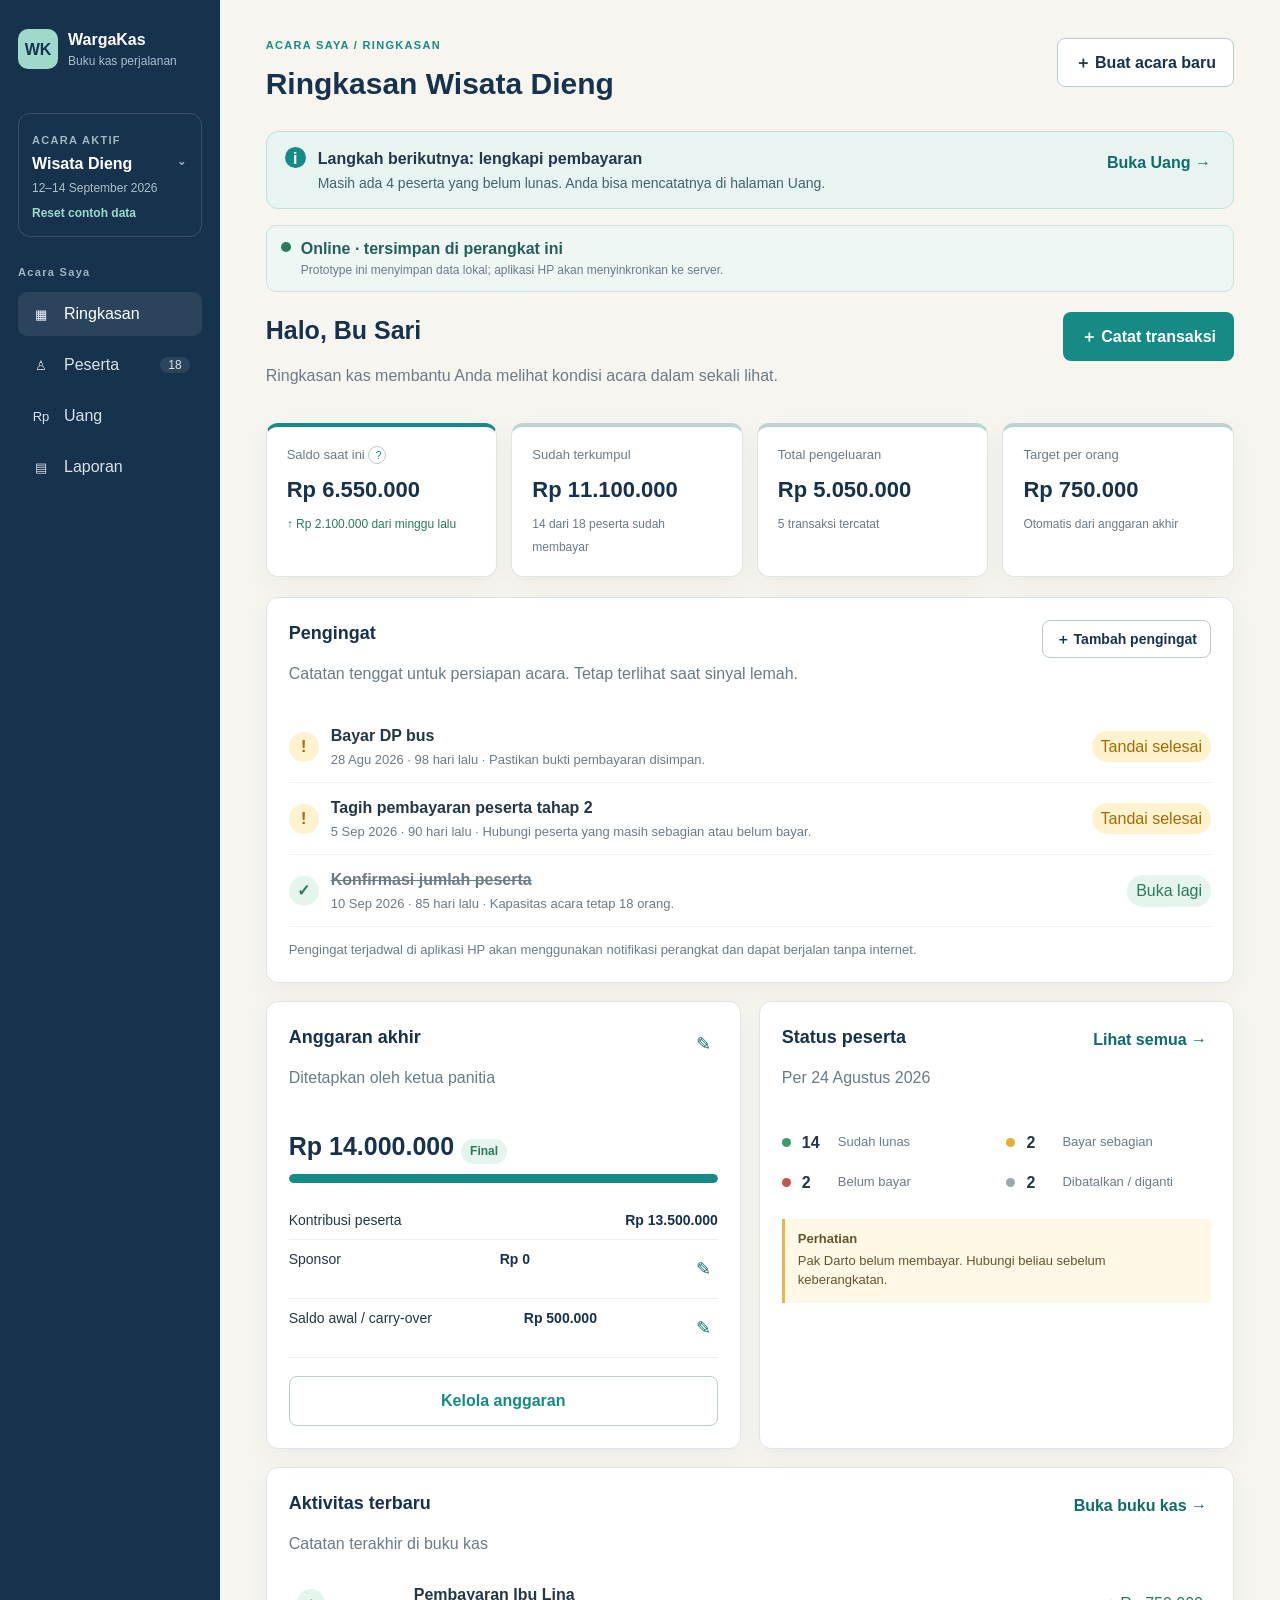
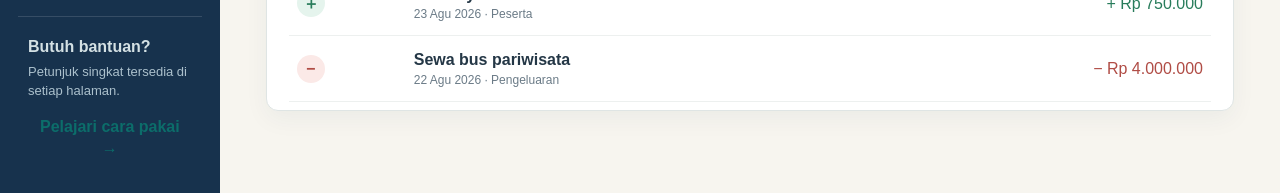
<file: event-planner-agent/prototype/index.html>
<!doctype html>
<html lang="id">
  <head>
    <meta charset="utf-8" />
    <meta name="viewport" content="width=device-width, initial-scale=1" />
    <meta name="description" content="Buku kas perjalanan Wisata Dieng" />
    <meta name="theme-color" content="#17324d" />
    <link rel="manifest" href="manifest.webmanifest" />
    <title>Buku Kas — Wisata Dieng</title>
    <link rel="stylesheet" href="styles.css" />
    <link rel="stylesheet" href="reminders.css" />
  </head>
  <body>
    <div class="app-shell">
      <aside class="sidebar" aria-label="Navigasi utama">
        <div class="brand"><span class="brand-mark">WK</span><div><strong>WargaKas</strong><small>Buku kas perjalanan</small></div></div>
        <div class="event-picker"><span>ACARA AKTIF</span><button class="event-name" data-screen="ringkasan">Wisata Dieng <span>⌄</span></button><small>12–14 September 2026</small><button class="text-button sidebar-reset" data-reset>Reset contoh data</button></div>
        <nav class="nav-group">
          <span class="nav-label">Acara Saya</span>
          <button class="nav-item active" data-screen="ringkasan"><span>▦</span>Ringkasan</button>
          <button class="nav-item" data-screen="peserta"><span>♙</span>Peserta <em>18</em></button>
          <button class="nav-item" data-screen="uang"><span>Rp</span>Uang</button>
          <button class="nav-item" data-screen="laporan"><span>▤</span>Laporan</button>
        </nav>
        <div class="sidebar-help"><strong>Butuh bantuan?</strong><p>Petunjuk singkat tersedia di setiap halaman.</p><button class="text-button" data-help>Pelajari cara pakai →</button></div>
      </aside>

      <main class="main-content">
        <header class="topbar"><div><p class="eyebrow">ACARA SAYA / <span id="page-label">RINGKASAN</span></p><h1 id="page-title">Ringkasan Wisata Dieng</h1></div><button class="button secondary" data-create-event>＋ Buat acara baru</button></header>

        <div class="notice" role="status"><span class="notice-icon">i</span><div><strong>Langkah berikutnya: lengkapi pembayaran</strong><p>Masih ada 4 peserta yang belum lunas. Anda bisa mencatatnya di halaman Uang.</p></div><button class="text-button" data-screen="uang">Buka Uang →</button></div>

        <div class="offline-status" data-connection-status role="status"><span class="status-dot"></span><div><strong>Online · tersimpan di perangkat ini</strong><small>Perubahan lokal akan masuk antrean sinkronisasi saat aplikasi HP terhubung ke server.</small></div></div>

        <section class="screen active" id="screen-ringkasan" aria-labelledby="page-title">
          <div class="welcome-row"><div><h2>Halo, Bu Sari</h2><p class="muted">Ringkasan kas membantu Anda melihat kondisi acara dalam sekali lihat.</p></div><button class="button primary" data-screen="uang">＋ Catat transaksi</button></div>
          <div class="summary-grid">
            <article class="metric-card accent"><span>Saldo saat ini <button class="tooltip" title="Uang masuk dikurangi semua pengeluaran">?</button></span><strong>Rp 8.450.000</strong><small class="positive">↑ Rp 2.100.000 dari minggu lalu</small></article>
            <article class="metric-card"><span>Sudah terkumpul</span><strong>Rp 11.100.000</strong><small>14 dari 18 peserta sudah membayar</small></article>
            <article class="metric-card"><span>Total pengeluaran</span><strong>Rp 5.050.000</strong><small>5 transaksi tercatat</small></article>
            <article class="metric-card"><span>Target per orang</span><strong>Rp 750.000</strong><small>Otomatis dari anggaran akhir</small></article>
          </div>
          <article class="card reminders-card">
            <div class="card-heading"><div><h3>Pengingat</h3><p class="muted">Catatan tenggat untuk persiapan acara. Tetap terlihat saat sinyal lemah.</p></div><button class="button small secondary" data-add-reminder>＋ Tambah pengingat</button></div>
            <div class="reminder-list" data-reminder-list>
              <div class="reminder-row"><span class="reminder-icon">!</span><div><strong>Bayar DP bus</strong><small>28 Agu 2026 · 4 hari lagi</small></div><span class="tag yellow">Terbuka</span></div>
              <div class="reminder-row"><span class="reminder-icon">!</span><div><strong>Tagih pembayaran peserta tahap 2</strong><small>5 Sep 2026 · 12 hari lagi</small></div><span class="tag yellow">Terbuka</span></div>
              <div class="reminder-row done"><span class="reminder-icon">✓</span><div><strong>Konfirmasi jumlah peserta</strong><small>10 Sep 2026 · 17 hari lagi</small></div><span class="tag green">Selesai</span></div>
            </div>
            <p class="form-hint reminder-note">Pengingat terjadwal di aplikasi HP akan menggunakan notifikasi perangkat dan dapat berjalan tanpa internet.</p>
          </article>
          <div class="content-grid">
            <article class="card budget-card"><div class="card-heading"><div><h3>Anggaran akhir</h3><p class="muted">Ditetapkan oleh ketua panitia</p></div><button class="icon-button" data-budget-edit aria-label="Edit anggaran">✎</button></div><div class="budget-total">Rp 13.500.000 <span class="tag green">Final</span></div><div class="progress"><span style="width:100%"></span></div><div class="budget-lines"><div><span>Kontribusi peserta</span><strong>Rp 13.500.000</strong></div><div><span>Sponsor</span><strong>Rp 0</strong><button class="icon-button" data-sponsor-edit aria-label="Edit sponsor">✎</button></div><div><span>Saldo awal / carry-over</span><strong>Rp 500.000</strong><button class="icon-button" data-opening-edit aria-label="Edit saldo awal">✎</button></div></div><button class="button outline full" data-budget-edit>Kelola anggaran</button></article>
            <article class="card"><div class="card-heading"><div><h3>Status peserta</h3><p class="muted">Per 24 Agustus 2026</p></div><button class="text-button" data-screen="peserta">Lihat semua →</button></div><div class="status-list"><div><span class="dot green-dot"></span><strong>14</strong><span>Sudah lunas</span></div><div><span class="dot yellow-dot"></span><strong>2</strong><span>Bayar sebagian</span></div><div><span class="dot red-dot"></span><strong>2</strong><span>Belum bayar</span></div><div><span class="dot gray-dot"></span><strong>2</strong><span>Dibatalkan / diganti</span></div></div><div class="callout"><strong>Perhatian</strong><p>Pak Darto belum membayar. Hubungi beliau sebelum keberangkatan.</p></div></article>
          </div>
          <div class="card recent-card"><div class="card-heading"><div><h3>Aktivitas terbaru</h3><p class="muted">Catatan terakhir di buku kas</p></div><button class="text-button" data-screen="uang">Buka buku kas →</button></div><table><tbody><tr><td><span class="table-icon in">＋</span></td><td><strong>Pembayaran Ibu Lina</strong><small>23 Agu 2026 · Peserta</small></td><td class="amount in-text">+ Rp 750.000</td></tr><tr><td><span class="table-icon out">−</span></td><td><strong>Sewa bus pariwisata</strong><small>22 Agu 2026 · Pengeluaran</small></td><td class="amount out-text">− Rp 4.000.000</td></tr></tbody></table></div>
        </section>

        <section class="screen" id="screen-peserta"><div class="section-header"><div><h2>Peserta <span class="count-pill">Kapasitas 18 orang</span></h2><p class="muted">Kapasitas acara tetap 18; peserta yang batal tidak dihitung sebagai peserta aktif.</p></div><button class="button primary" data-add-participant>＋ Tambah peserta</button></div><div class="filter-row"><div class="search-box">⌕ <input placeholder="Cari nama peserta" aria-label="Cari nama peserta" /></div><button class="filter active">Semua (18 kapasitas)</button><button class="filter">Belum lunas (4)</button><button class="filter">Dibatalkan (2)</button></div><div class="card table-card"><table><thead><tr><th>Nama</th><th>Status keikutsertaan</th><th>Pembayaran</th><th>Terakhir dicatat</th><th></th></tr></thead><tbody id="participant-rows"><tr><td><strong>Bu Sari</strong><small>Ketua bendahara</small></td><td><span class="tag green">Aktif</span></td><td><strong>Rp 750.000</strong><small class="positive">Lunas</small></td><td>20 Agu 2026</td><td><button class="icon-button" data-edit-participant>✎</button></td></tr><tr><td><strong>Pak Darto</strong><small>—</small></td><td><span class="tag green">Aktif</span></td><td><strong>Rp 0</strong><small class="negative">Belum bayar</small></td><td>—</td><td><button class="icon-button" data-edit-participant>✎</button></td></tr><tr><td><strong>Ibu Lina</strong><small>—</small></td><td><span class="tag green">Aktif</span></td><td><strong>Rp 750.000</strong><small class="positive">Lunas</small></td><td>23 Agu 2026</td><td><button class="icon-button" data-edit-participant>✎</button></td></tr><tr><td><strong>Pak Budi</strong><small>diganti oleh Pak Roni</small></td><td><span class="tag gray">Dibatalkan</span></td><td><strong>Rp 300.000</strong><small class="yellow-text">Sebagian · riwayat tersimpan</small></td><td>18 Agu 2026</td><td><button class="icon-button" data-edit-participant>✎</button></td></tr><tr><td><strong>Pak Roni</strong><small>pengganti Pak Budi</small></td><td><span class="tag green">Aktif</span></td><td><strong>Rp 750.000</strong><small class="yellow-text">Sebagian</small></td><td>24 Agu 2026</td><td><button class="icon-button" data-edit-participant>✎</button></td></tr></tbody></table></div><div class="empty-hint"><strong>Riwayat tidak pernah dihapus.</strong> Peserta yang batal tetap terlihat agar laporan dan pengembalian dana mudah dilacak.</div></section>

        <section class="screen" id="screen-uang"><div class="section-header"><div><h2>Uang</h2><p class="muted">Semua pemasukan dan pengeluaran acara, dalam satu buku kas.</p></div><button class="button primary" data-add-transaction>＋ Catat transaksi</button></div><div class="money-overview"><div class="money-stat"><span>Saldo saat ini</span><strong>Rp 8.450.000</strong><small>Uang masuk − pengeluaran</small></div><div class="money-stat"><span>Belum tertagih</span><strong class="negative">Rp 2.250.000</strong><small>4 peserta</small></div><div class="money-stat"><span>Jika anggaran bertambah</span><strong class="yellow-text">+ Rp 125.000/orang</strong><small>Ajukan kontribusi tambahan</small></div></div><div class="two-col"><div class="card"><div class="card-heading"><div><h3>Pembayaran peserta</h3><p class="muted">Target otomatis: Rp 750.000 per orang</p></div><span class="tag yellow">4 belum lunas</span></div><div class="payment-row"><div class="avatar">PD</div><div><strong>Pak Darto</strong><small>Belum bayar</small></div><strong class="amount">Rp 0 / 750.000</strong><button class="button small" data-record-payment>Catat</button></div><div class="payment-row"><div class="avatar">PR</div><div><strong>Pak Roni</strong><small>Bayar sebagian</small></div><strong class="amount">Rp 300.000 / 750.000</strong><button class="button small" data-record-payment>Catat</button></div><div class="payment-row"><div class="avatar">IS</div><div><strong>Ibu Sulastri</strong><small>Belum bayar</small></div><strong class="amount">Rp 0 / 750.000</strong><button class="button small" data-record-payment>Catat</button></div></div><div class="card"><div class="card-heading"><div><h3>Pengeluaran</h3><p class="muted">5 transaksi · Rp 5.050.000</p></div><button class="text-button" data-add-expense>＋ Tambah</button></div><div class="expense-row"><span class="table-icon out">−</span><div><strong>Sewa bus pariwisata</strong><small>22 Agu 2026 · Transportasi</small></div><strong>Rp 4.000.000</strong></div><div class="expense-row"><span class="table-icon out">−</span><div><strong>Uang muka penginapan</strong><small>20 Agu 2026 · Akomodasi</small></div><strong>Rp 1.000.000</strong></div><div class="expense-row"><span class="table-icon out">−</span><div><strong>Spanduk acara</strong><small>19 Agu 2026 · Lainnya</small></div><strong>Rp 50.000</strong></div><div class="callout yellow-callout"><strong>Anggaran berubah?</strong><p>Jika biaya lebih besar, catat kontribusi tambahan agar semua peserta mendapat penjelasan yang sama.</p><button class="text-button" data-additional>Catat kontribusi tambahan →</button></div></div></div></section>

        <section class="screen" id="screen-laporan"><div class="section-header"><div><h2>Laporan kas</h2><p class="muted">Portfolio dan e-transcript yang bisa dibuat oleh bendahara atau ketua panitia.</p></div><div class="button-group"><label class="report-role">Dibuat oleh<select data-report-role><option value="Bendahara">Bendahara</option><option value="Ketua panitia">Ketua panitia</option></select></label><button class="button secondary" data-pdf>↓ Simpan sebagai PDF</button><button class="button primary" data-whatsapp>↗ Bagikan WhatsApp</button></div></div><div class="report-preview card"><div class="report-head"><div class="brand-mark">WK</div><div><h3>Laporan Portofolio Kas</h3><p>Wisata Dieng · 12–14 September 2026 · kapasitas 18 peserta</p></div><span class="tag green">Pratinjau</span></div><div class="report-identity"><div><span>Nama acara / Event</span><strong>Wisata Dieng</strong></div><div><span>Periode / Period</span><strong>12–14 September 2026</strong></div><div><span>Disiapkan oleh / Prepared by</span><strong data-report-prepared-by>Bendahara</strong></div><div><span>Total portofolio kas</span><strong class="positive" data-report-balance>Rp 6.550.000</strong></div></div><h4>Ringkasan / Summary</h4><div class="report-grid"><div><span>Saldo awal / Opening</span><strong>Rp 500.000</strong></div><div><span>Pemasukan / Income</span><strong data-report-collected>Rp 11.100.000</strong></div><div><span>Pengeluaran / Expense</span><strong data-report-expenses>Rp 5.050.000</strong></div><div><span>Saldo akhir / Ending</span><strong class="positive" data-report-balance>Rp 6.550.000</strong></div></div><h4>Peserta / Participant e-transcript</h4><div class="report-table-wrap"><table class="report-table"><thead><tr><th>Nama</th><th>Status</th><th>Pembayaran masuk</th><th>Refund keluar</th><th>Saldo neto</th></tr></thead><tbody><tr><td>Bu Sari</td><td><span class="tag green">Aktif</span></td><td>Rp 750.000</td><td>Rp 0</td><td>Rp 750.000</td></tr><tr><td>Pak Darto</td><td><span class="tag green">Aktif</span></td><td>Rp 0</td><td>Rp 0</td><td>Rp 0</td></tr><tr><td>Ibu Lina</td><td><span class="tag green">Aktif</span></td><td>Rp 750.000</td><td>Rp 0</td><td>Rp 750.000</td></tr><tr><td>Pak Budi</td><td><span class="tag gray">Dibatalkan</span><small class="yellow-text">Tidak ada refund</small></td><td>Rp 300.000</td><td>Rp 0</td><td>Rp 300.000</td></tr><tr><td>Pak Roni</td><td><span class="tag green">Aktif</span><small>Pengganti Pak Budi</small></td><td>Rp 300.000</td><td>Rp 0</td><td>Rp 300.000</td></tr></tbody></table></div><h4>Pengeluaran / Expense detail</h4><div class="report-table-wrap"><table class="report-table"><thead><tr><th>Deskripsi</th><th>Kategori</th><th>Nominal</th></tr></thead><tbody><tr><td>Sewa bus pariwisata</td><td>Transportasi</td><td>Rp 4.000.000</td></tr><tr><td>Uang muka penginapan</td><td>Akomodasi</td><td>Rp 1.000.000</td></tr><tr><td>Spanduk acara</td><td>Lainnya</td><td>Rp 50.000</td></tr></tbody></table></div><h4>Catatan bendahara / Treasurer note</h4><div class="note-box">Pak Budi batal dan digantikan Pak Roni. Kebijakan <strong>Tidak ada refund</strong> dipilih oleh bendahara. Kontribusi tambahan akan dibahas saat pertemuan berikutnya.</div><div class="report-disclaimer"><strong>Catatan laporan</strong><p>Laporan ini dibuat dari transaksi yang tercatat di WargaKas pada periode acara. Peserta yang dibatalkan tetap tampil untuk menjaga riwayat. Laporan ini bukan rekening bank dan tidak memuat nomor rekening.</p></div><div class="report-actions"><button class="button outline" data-pdf>↓ Simpan sebagai PDF</button><button class="button outline" data-whatsapp>↗ Salin pesan WhatsApp</button></div></div></section>
      </main>
    </div>
    <div class="modal-backdrop" id="modal" hidden><div class="modal" role="dialog" aria-modal="true" aria-labelledby="modal-title"><button class="modal-close" data-close>×</button><h2 id="modal-title">Tambah peserta</h2><p class="muted" id="modal-copy">Isi nama peserta. Data bisa diedit kapan saja tanpa menghapus riwayat transaksi.</p><label id="modal-input-label">Nama / judul<input id="modal-input" placeholder="Contoh: Ibu Rina" /></label><label id="modal-amount-label">Nominal (Rp)<input id="modal-amount" type="number" min="0" step="50000" placeholder="Contoh: 750000" /></label><label id="modal-date-field">Tanggal pengingat<input id="modal-date" type="date" /></label><label id="modal-note-field">Catatan tambahan<textarea id="modal-note" rows="3" placeholder="Contoh: Hubungi vendor setelah rapat"></textarea></label><label id="modal-status-field">Status keikutsertaan<select id="modal-status"><option value="active">Aktif</option><option value="cancelled">Dibatalkan</option><option value="replaced">Digantikan peserta lain</option></select></label><label id="modal-refund-field">Kebijakan pengembalian dana<select id="modal-refund"><option value="undecided">Belum diputuskan</option><option value="none">Tidak ada refund</option><option value="partial">Refund sebagian</option><option value="full">Refund penuh</option></select></label><p class="form-hint" id="modal-hint">Nominal dan status akan disimpan sebagai bagian dari riwayat acara.</p><div class="modal-actions"><button class="button secondary" data-close>Batal</button><button class="button primary" data-save>Simpan</button></div></div></div>
    <div class="toast" id="toast" role="status" aria-live="polite"></div>
    <script>
      if ('serviceWorker' in navigator) window.addEventListener('load', () => navigator.serviceWorker.register('sw.js').catch(() => {}));
    </script>
    <script src="cashbook-model.js?v=8"></script>
    <script src="app.js?v=8"></script>
  </body>
</html>
</file>
<file: event-planner-agent/prototype/styles.css>
:root{--navy:#17324d;--ink:#243746;--muted:#6b7b87;--cream:#f7f5ef;--paper:#fff;--line:#dfe5e4;--teal:#168b86;--teal-dark:#0c6d6a;--green:#287c5b;--green-bg:#e5f4ed;--yellow:#a66b00;--yellow-bg:#fff2cf;--red:#b04c45;--red-bg:#fbe9e7;--shadow:0 8px 24px #17324d0d}*{box-sizing:border-box}body{margin:0;background:var(--cream);color:var(--ink);font:16px/1.45 Arial,sans-serif}.app-shell{display:flex;min-height:100vh}.sidebar{width:250px;background:var(--navy);color:#fff;padding:28px 18px;display:flex;flex-direction:column}.brand{display:flex;gap:10px;align-items:center;margin-bottom:42px}.brand-mark{background:#9ed9cb;color:var(--navy);font-weight:800;border-radius:10px;display:grid;place-items:center;width:40px;height:40px}.brand small,.event-picker small{display:block;color:#abc0cc;font-size:12px;margin-top:2px}.event-picker{border:1px solid #ffffff24;border-radius:12px;padding:13px;margin-bottom:28px}.event-picker span,.nav-label,.eyebrow{font-size:11px;letter-spacing:.12em;font-weight:700;color:#9fb7c3}.event-name{display:flex;justify-content:space-between;width:100%;background:none;border:0;color:#fff;font-weight:700;font-size:16px;text-align:left;padding:5px 0;cursor:pointer}.nav-group{display:grid;gap:7px}.nav-label{margin-bottom:4px}.nav-item{display:flex;gap:12px;align-items:center;border:0;border-radius:9px;background:transparent;color:#d8e4e8;font-size:16px;padding:13px 12px;text-align:left;cursor:pointer}.nav-item span{width:22px;text-align:center;font-size:13px}.nav-item em{margin-left:auto;background:#ffffff18;border-radius:10px;padding:1px 8px;font-size:12px;font-style:normal}.nav-item.active,.nav-item:hover{background:#ffffff16;color:#fff}.sidebar-help{margin-top:auto;color:#d4e1e4;border-top:1px solid #ffffff22;padding:18px 10px 0}.sidebar-help p{color:#abc0cc;font-size:13px;margin:5px 0 10px}.main-content{width:min(1220px,100%);padding:38px 46px 64px}.topbar,.section-header,.welcome-row,.card-heading,.report-head{display:flex;align-items:flex-start;justify-content:space-between;gap:18px}.eyebrow{color:var(--teal);margin:0 0 8px}.topbar h1{font-size:30px;margin:0 0 26px;color:var(--navy)}h2{font-size:25px;color:var(--navy);margin:0 0 5px}h3{font-size:18px;color:var(--navy);margin:0}h4{font-size:14px;color:var(--navy)}.muted,small{color:var(--muted)}.notice{display:flex;gap:12px;align-items:flex-start;padding:15px 18px;background:#e8f4f2;border:1px solid #bee1db;border-radius:12px;margin-bottom:28px}.notice-icon{background:var(--teal);border-radius:50%;color:white;width:21px;height:21px;text-align:center;font-weight:bold;flex:none}.notice p{margin:2px 0 0;color:#41636a;font-size:14px}.notice .text-button{margin-left:auto;white-space:nowrap}.screen{display:none}.screen.active{display:block}.button,.text-button,.icon-button,.filter{font:inherit;cursor:pointer}.button{border:1px solid transparent;border-radius:8px;padding:12px 17px;font-weight:700;white-space:nowrap}.button.primary{background:var(--teal);color:#fff}.button.primary:hover{background:var(--teal-dark)}.button.secondary,.button.outline{background:#fff;color:var(--navy);border-color:#b9cbca}.button.outline{color:var(--teal)}.button.small{padding:8px 13px;font-size:14px}.button.full{width:100%;margin-top:18px}.text-button{border:0;background:none;color:var(--teal-dark);font-weight:700;padding:4px}.icon-button{border:0;background:transparent;color:var(--teal-dark);padding:7px;font-size:18px;border-radius:6px}.icon-button:hover{background:#e8f4f2}.summary-grid{display:grid;grid-template-columns:repeat(4,1fr);gap:14px;margin:20px 0}.metric-card,.card,.money-stat{background:var(--paper);border:1px solid var(--line);border-radius:12px;box-shadow:var(--shadow)}.metric-card{padding:19px 20px;border-top:4px solid #bed3d0}.metric-card.accent{border-top-color:var(--teal)}.metric-card span,.money-stat span,.report-grid span,.report-identity span{display:block;font-size:13px;color:var(--muted)}.metric-card strong{display:block;font-size:22px;color:var(--navy);margin:9px 0 5px}.metric-card small{font-size:12px}.positive,.in-text{color:var(--green)!important}.negative,.out-text{color:var(--red)!important}.yellow-text{color:var(--yellow)!important}.tooltip{border:1px solid #b9cbca;border-radius:50%;background:white;color:var(--teal);font-size:11px;width:18px;height:18px;cursor:help}.content-grid,.two-col{display:grid;grid-template-columns:1fr 1fr;gap:18px}.card{padding:22px;margin-bottom:18px}.budget-total{font-size:25px;color:var(--navy);font-weight:800;margin:22px 0 10px}.tag,.count-pill{display:inline-block;border-radius:20px;padding:4px 9px;font-size:12px;font-weight:700}.tag.green{background:var(--green-bg);color:var(--green)}.tag.yellow{background:var(--yellow-bg);color:var(--yellow)}.tag.gray{background:#edf0f1;color:#64747c}.progress,.report-bar{height:9px;background:#edf0ef;border-radius:10px;overflow:hidden}.progress span,.report-bar span{display:block;height:100%;background:var(--teal);border-radius:10px}.budget-lines{margin-top:18px}.budget-lines div{display:flex;justify-content:space-between;padding:9px 0;border-bottom:1px solid #edf0ef;font-size:14px}.budget-lines strong{color:var(--navy)}.status-list{display:grid;grid-template-columns:1fr 1fr;gap:17px 20px;margin:25px 0}.status-list div{display:grid;grid-template-columns:12px 28px 1fr;gap:8px;align-items:center}.status-list span:last-child{font-size:13px;color:var(--muted)}.dot{width:9px;height:9px;border-radius:50%}.green-dot{background:#3e9a6b}.yellow-dot{background:#e8ad2f}.red-dot{background:#c6554e}.gray-dot{background:#9aa9ad}.callout{background:#fff8e7;border-left:3px solid #e4b84e;padding:11px 13px;font-size:13px;color:#675529}.callout p{margin:3px 0}.recent-card{padding-bottom:8px}.recent-card table{width:100%}table{border-collapse:collapse;width:100%}td,th{padding:12px 8px;text-align:left;border-bottom:1px solid #edf0ef}td small,th{font-size:12px;display:block}.amount{white-space:nowrap;text-align:right}.table-icon{display:grid;place-items:center;border-radius:50%;width:28px;height:28px;font-weight:bold}.table-icon.in{background:var(--green-bg);color:var(--green)}.table-icon.out{background:var(--red-bg);color:var(--red)}.section-header{margin-bottom:20px}.count-pill{background:#e8f4f2;color:var(--teal-dark);vertical-align:middle}.filter-row{display:flex;gap:8px;align-items:center;margin-bottom:14px;flex-wrap:wrap}.search-box{background:#fff;border:1px solid var(--line);padding:8px 12px;border-radius:8px;flex:1;min-width:210px;color:var(--muted)}.search-box input{border:0;outline:0;font:inherit;margin-left:7px;width:80%}.filter{border:1px solid var(--line);background:#fff;border-radius:20px;color:var(--muted);padding:8px 13px}.filter.active{background:var(--navy);color:white}.table-card{padding:8px 20px}.table-card th{color:var(--muted);font-weight:normal}.table-card td{font-size:14px}.table-card td small{margin-top:2px}.empty-hint{padding:13px 17px;background:#edf6f5;border-radius:9px;color:#527077;font-size:13px}.money-overview{display:grid;grid-template-columns:repeat(3,1fr);gap:14px;margin:20px 0}.money-stat{padding:20px;border-top:4px solid var(--teal)}.money-stat strong{display:block;font-size:21px;color:var(--navy);margin:8px 0 3px}.payment-row,.expense-row{display:flex;align-items:center;gap:12px;padding:14px 0;border-bottom:1px solid #edf0ef}.payment-row>div:nth-child(2),.expense-row>div{flex:1}.payment-row small,.expense-row small{display:block}.avatar{display:grid;place-items:center;background:#e5f4ed;color:var(--green);width:35px;height:35px;border-radius:50%;font-size:12px;font-weight:bold}.expense-row strong:last-child{white-space:nowrap;color:var(--navy)}.yellow-callout{margin-top:18px}.report-preview{max-width:900px;margin:0 auto;padding:34px}.report-head{align-items:center}.report-head h3{font-size:22px}.report-head p{margin:3px 0;color:var(--muted)}.report-head .brand-mark{margin-right:auto}.report-grid{display:grid;grid-template-columns:repeat(4,1fr);gap:16px;background:#f5f8f7;padding:19px;border-radius:9px;margin:20px 0}.report-grid strong{display:block;color:var(--navy);margin-top:4px}.report-identity{display:grid;grid-template-columns:repeat(4,1fr);gap:16px;background:#f8faf9;padding:18px;border-radius:9px;margin:24px 0}.report-identity strong{display:block;color:var(--navy);margin-top:4px}.report-role{display:flex;align-items:center;gap:7px;font-size:12px;color:var(--muted);font-weight:700}.report-role select{font:inherit;color:var(--navy);border:1px solid #b9cbca;border-radius:7px;background:#fff;padding:10px}.report-table-wrap{overflow:auto}.report-table{min-width:650px}.report-table th{color:var(--muted);font-weight:normal;font-size:12px}.report-table td{font-size:13px}.report-table td small{margin-top:3px}.report-note{font-size:13px;color:var(--muted)}.note-box{background:#fff8e7;padding:12px;border-radius:7px;font-size:14px}.report-disclaimer{border-top:1px solid var(--line);margin-top:24px;padding-top:14px;font-size:12px;color:var(--muted)}.report-disclaimer p{margin:4px 0}.report-actions{text-align:right;margin-top:24px;display:flex;justify-content:flex-end;gap:8px}.button-group{display:flex;gap:8px;align-items:center}.modal-backdrop{position:fixed;inset:0;background:#11283a99;display:grid;place-items:center;padding:20px;z-index:5}.modal-backdrop[hidden]{display:none}.modal{background:white;border-radius:14px;padding:28px;width:min(460px,100%);position:relative;box-shadow:0 20px 60px #0004}.modal h2{margin-right:30px}.modal label{display:block;font-weight:700;font-size:14px;margin-top:18px}.modal input,.modal select{display:block;width:100%;font:inherit;border:1px solid #b9cbca;border-radius:8px;padding:12px;margin-top:6px}.form-hint{font-size:13px;color:var(--muted);margin-bottom:0}.modal-close{position:absolute;right:17px;top:14px;border:0;background:none;font-size:28px;color:var(--muted);cursor:pointer}.modal-actions{display:flex;justify-content:flex-end;gap:8px;margin-top:25px}.toast{position:fixed;right:25px;bottom:25px;background:var(--navy);color:#fff;padding:14px 18px;border-radius:9px;box-shadow:var(--shadow);transform:translateY(100px);opacity:0;transition:.2s;z-index:8}.toast.show{transform:none;opacity:1}.sidebar-reset{color:#9ed9cb;font-size:12px;padding:8px 0 0}@media print{.sidebar,.topbar,.notice,.section-header,.report-actions{display:none!important}.main-content{padding:0}.screen{display:none!important}.screen#screen-laporan{display:block!important}.report-preview{box-shadow:none;border:0;max-width:none}.report-role{display:none!important}}@media(max-width:900px){.sidebar{width:210px}.main-content{padding:28px 25px}.summary-grid{grid-template-columns:repeat(2,1fr)}.report-grid,.report-identity{grid-template-columns:repeat(2,1fr)}}@media(max-width:680px){.app-shell{display:block}.sidebar{width:100%;padding:18px;min-height:auto}.brand{margin-bottom:18px}.event-picker{margin-bottom:15px}.nav-group{display:flex;overflow:auto}.nav-label,.sidebar-help{display:none}.nav-item{white-space:nowrap}.main-content{padding:22px 16px}.topbar h1{font-size:24px}.topbar .secondary{display:none}.welcome-row,.section-header{display:block}.welcome-row .button,.section-header .button{margin-top:15px}.summary-grid,.content-grid,.two-col,.money-overview,.report-grid,.report-identity{grid-template-columns:1fr}.notice{display:block}.notice .text-button{margin:7px 0 0}.table-card{overflow:auto}.table-card table{min-width:690px}.report-preview{padding:22px}.report-head{align-items:flex-start}.button-group{margin-top:15px;flex-wrap:wrap}.report-role{width:100%}.report-role select{flex:1}.report-actions{display:block}.report-actions .button{width:100%;margin-top:8px}}
</file>
<file: event-planner-agent/prototype/reminders.css>
.offline-status {
  display: flex;
  align-items: flex-start;
  gap: 10px;
  padding: 11px 14px;
  margin: -12px 0 20px;
  background: #eef7f4;
  border: 1px solid #c9e3dc;
  border-radius: 10px;
  color: #255e5b;
}

.offline-status.offline {
  background: #fff5dc;
  border-color: #edd79b;
  color: #765317;
}

.offline-status strong,
.offline-status small {
  display: block;
}

.offline-status small {
  margin-top: 2px;
  font-size: 12px;
}

.status-dot {
  width: 10px;
  height: 10px;
  margin-top: 5px;
  border-radius: 50%;
  background: var(--green);
  flex: none;
}

.offline .status-dot {
  background: var(--yellow);
}

.reminders-card {
  margin-bottom: 18px;
}

.reminder-list {
  display: grid;
  gap: 0;
  margin-top: 10px;
}

.reminder-row {
  display: flex;
  align-items: center;
  gap: 12px;
  padding: 13px 0;
  border-bottom: 1px solid #edf0ef;
}

.reminder-row > div {
  flex: 1;
  min-width: 0;
}

.reminder-row strong,
.reminder-row small {
  display: block;
}

.reminder-row small {
  margin-top: 3px;
  font-size: 13px;
}

.reminder-row.done strong {
  color: var(--muted);
  text-decoration: line-through;
}

.reminder-icon {
  display: grid;
  place-items: center;
  width: 30px;
  height: 30px;
  border-radius: 50%;
  background: var(--yellow-bg);
  color: var(--yellow);
  font-weight: 800;
  flex: none;
}

.reminder-row.done .reminder-icon {
  background: var(--green-bg);
  color: var(--green);
}

.reminder-action {
  border: 0;
  font: inherit;
  cursor: pointer;
  white-space: nowrap;
}

.reminder-note {
  margin-top: 14px;
}

.empty-state {
  padding: 14px 0 4px;
  color: var(--muted);
}

.empty-state p {
  margin: 3px 0 0;
}

.modal textarea {
  display: block;
  width: 100%;
  resize: vertical;
  font: inherit;
  border: 1px solid #b9cbca;
  border-radius: 8px;
  padding: 12px;
  margin-top: 6px;
}

@media (max-width: 680px) {
  .offline-status {
    margin: -8px 0 18px;
  }

  .reminders-card .card-heading {
    display: block;
  }

  .reminders-card .button {
    margin-top: 12px;
  }

  .reminder-row {
    align-items: flex-start;
  }

  .reminder-action {
    font-size: 11px;
  }
}
</file>
